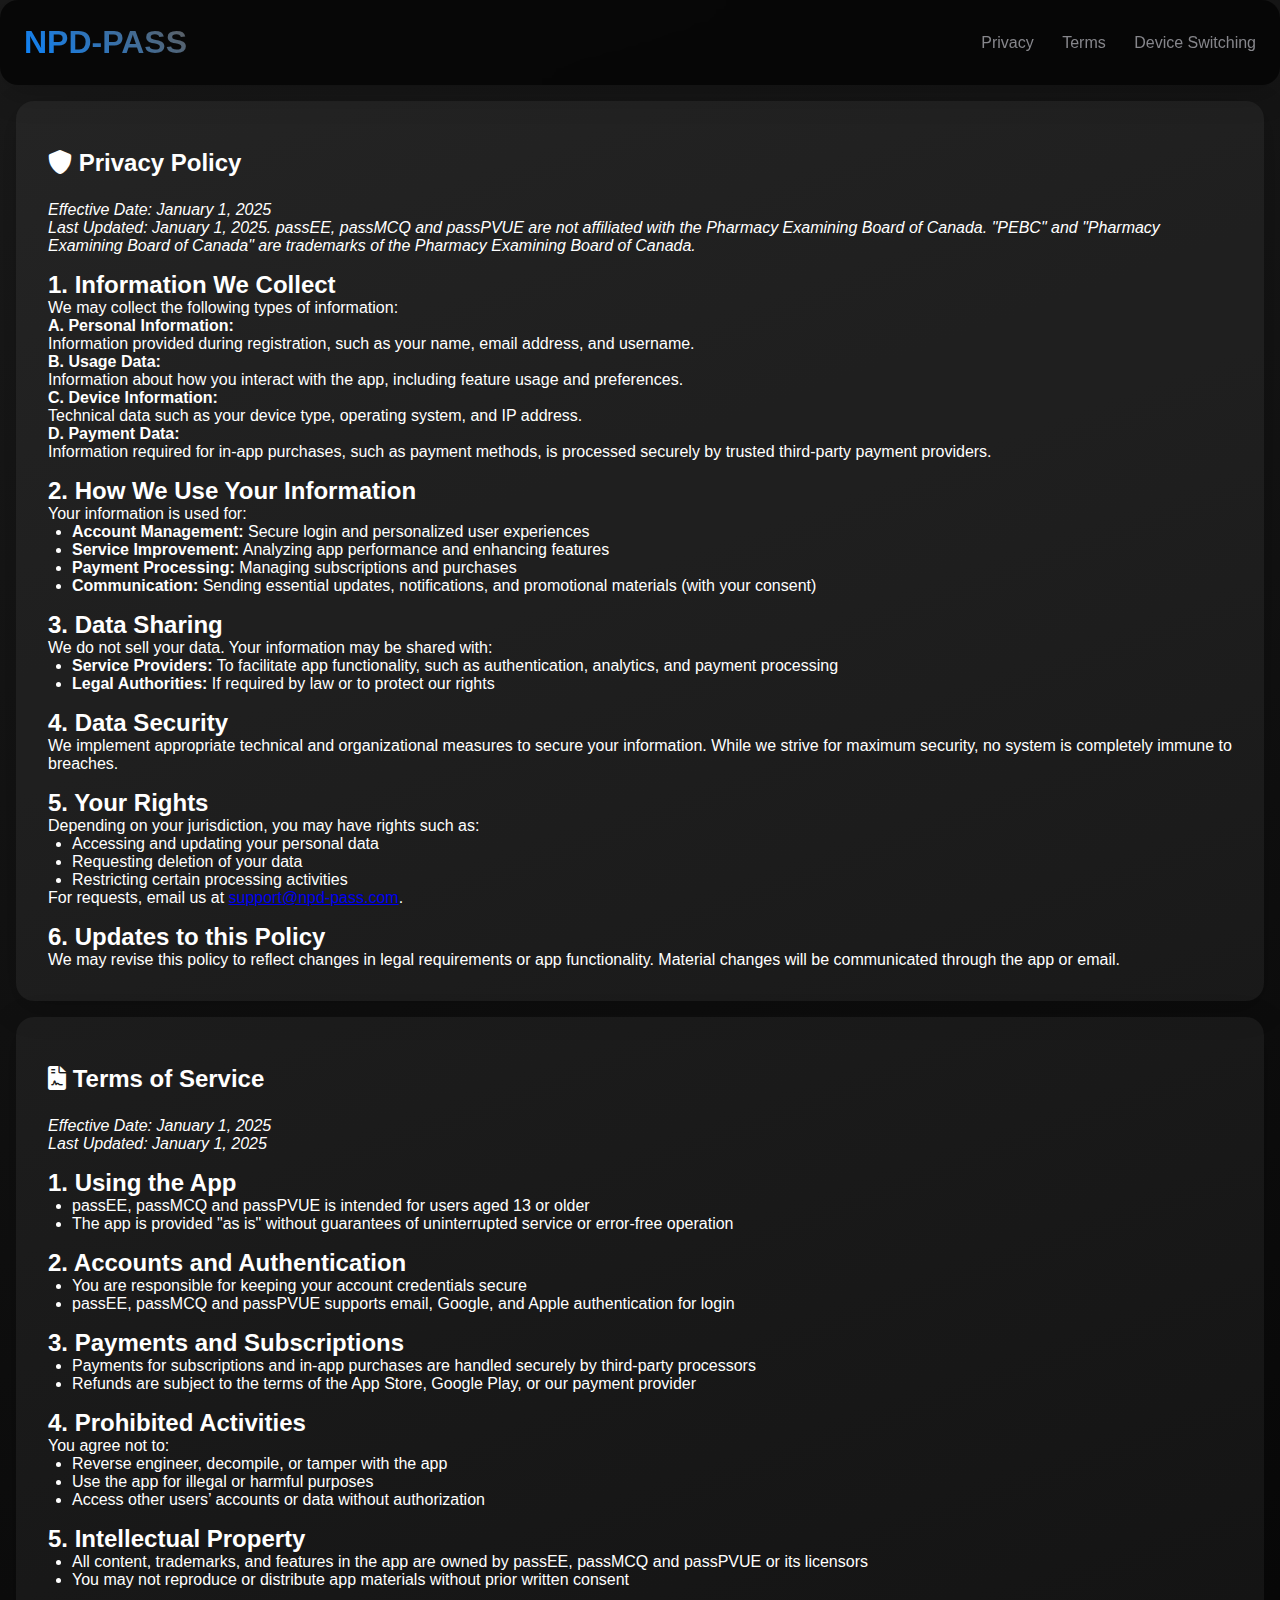
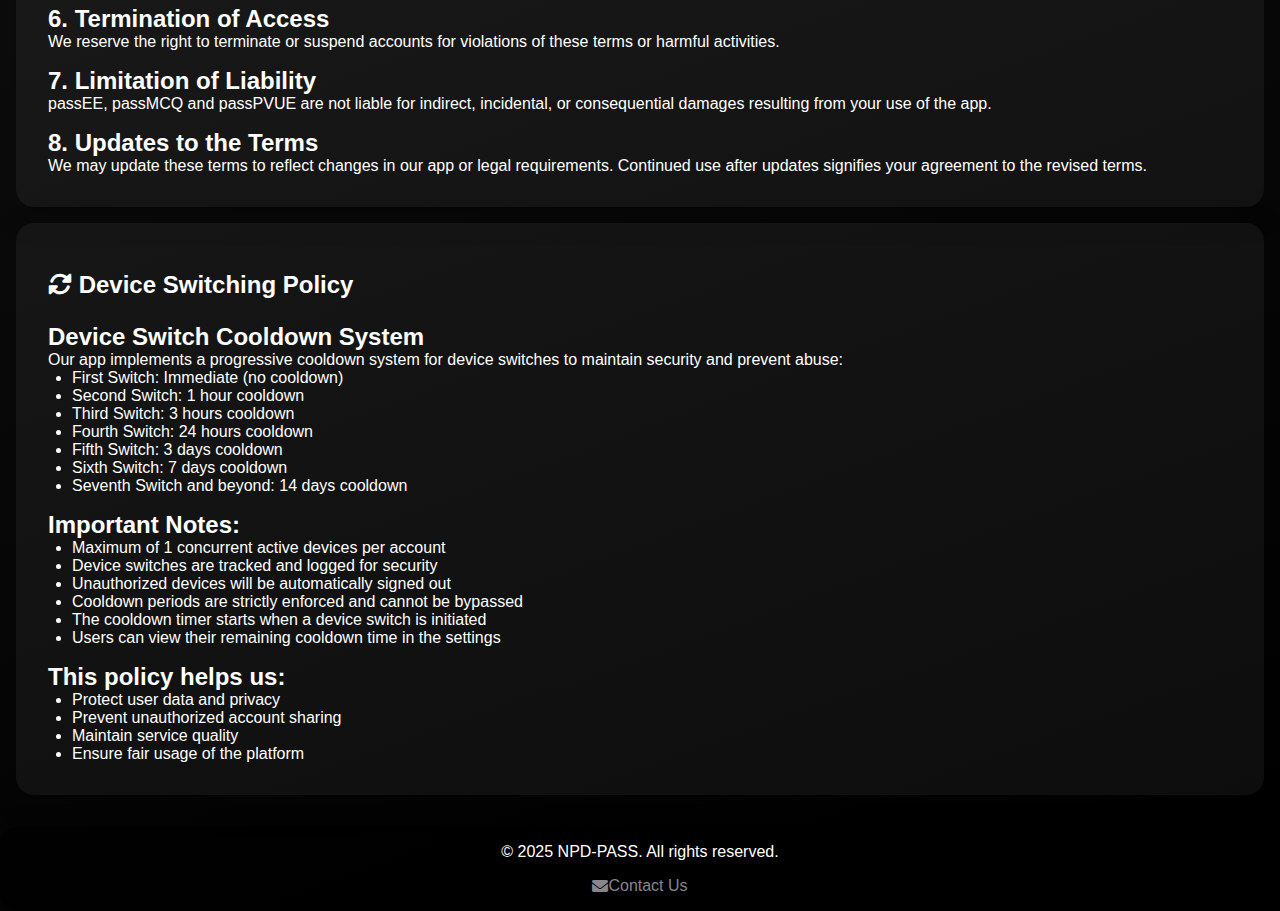
<file: index.html>
<!DOCTYPE html>
<html lang="en">
<head>
    <meta charset="UTF-8">
    <meta name="viewport" content="width=device-width, initial-scale=1.0">
    <title>NPD-PASS Legal</title>
    <link rel="stylesheet" href="styles.css">
    <link rel="stylesheet" href="https://cdnjs.cloudflare.com/ajax/libs/font-awesome/6.0.0/css/all.min.css">
</head>
<body>
    <header>
        <div class="header-content">
            <h1 class="gradient-text">NPD-PASS</h1>
            <nav>
                <a href="#privacy">Privacy</a>
                <a href="#terms">Terms</a>
                <a href="#device-switching">Device Switching</a>
            </nav>
        </div>
    </header>

    <main>
        <section class="policy-section" id="privacy">
            <h2><i class="fas fa-shield-alt"></i> Privacy Policy</h2>
            <div class="content-block">
                <p><em>Effective Date: January 1, 2025<br>Last Updated: January 1, 2025. passEE, passMCQ and passPVUE are not affiliated with the Pharmacy Examining Board of Canada. "PEBC" and "Pharmacy Examining Board of Canada" are trademarks of the Pharmacy Examining Board of Canada.</em></p>

                <h3>1. Information We Collect</h3>
                <p>We may collect the following types of information:</p>
                <h4>A. Personal Information:</h4>
                <p>Information provided during registration, such as your name, email address, and username.</p>
                <h4>B. Usage Data:</h4>
                <p>Information about how you interact with the app, including feature usage and preferences.</p>
                <h4>C. Device Information:</h4>
                <p>Technical data such as your device type, operating system, and IP address.</p>
                <h4>D. Payment Data:</h4>
                <p>Information required for in-app purchases, such as payment methods, is processed securely by trusted third-party payment providers.</p>

                <h3>2. How We Use Your Information</h3>
                <p>Your information is used for:</p>
                <ul>
                    <li><strong>Account Management:</strong> Secure login and personalized user experiences</li>
                    <li><strong>Service Improvement:</strong> Analyzing app performance and enhancing features</li>
                    <li><strong>Payment Processing:</strong> Managing subscriptions and purchases</li>
                    <li><strong>Communication:</strong> Sending essential updates, notifications, and promotional materials (with your consent)</li>
                </ul>

                <h3>3. Data Sharing</h3>
                <p>We do not sell your data. Your information may be shared with:</p>
                <ul>
                    <li><strong>Service Providers:</strong> To facilitate app functionality, such as authentication, analytics, and payment processing</li>
                    <li><strong>Legal Authorities:</strong> If required by law or to protect our rights</li>
                </ul>

                <h3>4. Data Security</h3>
                <p>We implement appropriate technical and organizational measures to secure your information. While we strive for maximum security, no system is completely immune to breaches.</p>

                <h3>5. Your Rights</h3>
                <p>Depending on your jurisdiction, you may have rights such as:</p>
                <ul>
                    <li>Accessing and updating your personal data</li>
                    <li>Requesting deletion of your data</li>
                    <li>Restricting certain processing activities</li>
                </ul>
                <p>For requests, email us at <a href="mailto:support@npd-pass.com">support@npd-pass.com</a>.</p>

                <h3>6. Updates to this Policy</h3>
                <p>We may revise this policy to reflect changes in legal requirements or app functionality. Material changes will be communicated through the app or email.</p>
            </div>
        </section>

        <section class="policy-section" id="terms">
            <h2><i class="fas fa-file-contract"></i> Terms of Service</h2>
            <div class="content-block">
                <p><em>Effective Date: January 1, 2025<br>Last Updated: January 1, 2025</em></p>

                <h3>1. Using the App</h3>
                <ul>
                    <li>passEE, passMCQ and passPVUE is intended for users aged 13 or older</li>
                    <li>The app is provided "as is" without guarantees of uninterrupted service or error-free operation</li>
                </ul>

                <h3>2. Accounts and Authentication</h3>
                <ul>
                    <li>You are responsible for keeping your account credentials secure</li>
                    <li>passEE, passMCQ and passPVUE supports email, Google, and Apple authentication for login</li>
                </ul>

                <h3>3. Payments and Subscriptions</h3>
                <ul>
                    <li>Payments for subscriptions and in-app purchases are handled securely by third-party processors</li>
                    <li>Refunds are subject to the terms of the App Store, Google Play, or our payment provider</li>
                </ul>

                <h3>4. Prohibited Activities</h3>
                <p>You agree not to:</p>
                <ul>
                    <li>Reverse engineer, decompile, or tamper with the app</li>
                    <li>Use the app for illegal or harmful purposes</li>
                    <li>Access other users’ accounts or data without authorization</li>
                </ul>

                <h3>5. Intellectual Property</h3>
                <ul>
                    <li>All content, trademarks, and features in the app are owned by passEE, passMCQ and passPVUE or its licensors</li>
                    <li>You may not reproduce or distribute app materials without prior written consent</li>
                </ul>

                <h3>6. Termination of Access</h3>
                <p>We reserve the right to terminate or suspend accounts for violations of these terms or harmful activities.</p>

                <h3>7. Limitation of Liability</h3>
                <p>passEE, passMCQ and passPVUE are not liable for indirect, incidental, or consequential damages resulting from your use of the app.</p>

                <h3>8. Updates to the Terms</h3>
                <p>We may update these terms to reflect changes in our app or legal requirements. Continued use after updates signifies your agreement to the revised terms.</p>
            </div>
        </section>

        <section class="policy-section" id="device-switching">
            <h2><i class="fas fa-sync-alt"></i> Device Switching Policy</h2>
            <div class="content-block">
                <h3>Device Switch Cooldown System</h3>
                <p>Our app implements a progressive cooldown system for device switches to maintain security and prevent abuse:</p>
                <ul>
                    <li>First Switch: Immediate (no cooldown)</li>
                    <li>Second Switch: 1 hour cooldown</li>
                    <li>Third Switch: 3 hours cooldown</li>
                    <li>Fourth Switch: 24 hours cooldown</li>
                    <li>Fifth Switch: 3 days cooldown</li>
                    <li>Sixth Switch: 7 days cooldown</li>
                    <li>Seventh Switch and beyond: 14 days cooldown</li>
                </ul>

                <h3>Important Notes:</h3>
                <ul>
                    <li>Maximum of 1 concurrent active devices per account</li>
                    <li>Device switches are tracked and logged for security</li>
                    <li>Unauthorized devices will be automatically signed out</li>
                    <li>Cooldown periods are strictly enforced and cannot be bypassed</li>
                    <li>The cooldown timer starts when a device switch is initiated</li>
                    <li>Users can view their remaining cooldown time in the settings</li>
                </ul>

                <h3>This policy helps us:</h3>
                <ul>
                    <li>Protect user data and privacy</li>
                    <li>Prevent unauthorized account sharing</li>
                    <li>Maintain service quality</li>
                    <li>Ensure fair usage of the platform</li>
                </ul>
            </div>
        </section>
    </main>

    <footer>
        <div class="footer-content">
            <p>© 2025 NPD-PASS. All rights reserved.</p>
            <div class="contact">
                <a href="mailto:support@npd-pass.com"><i class="fas fa-envelope"></i> Contact Us</a>
            </div>
        </div>
    </footer>
</body>
</html>
</file>
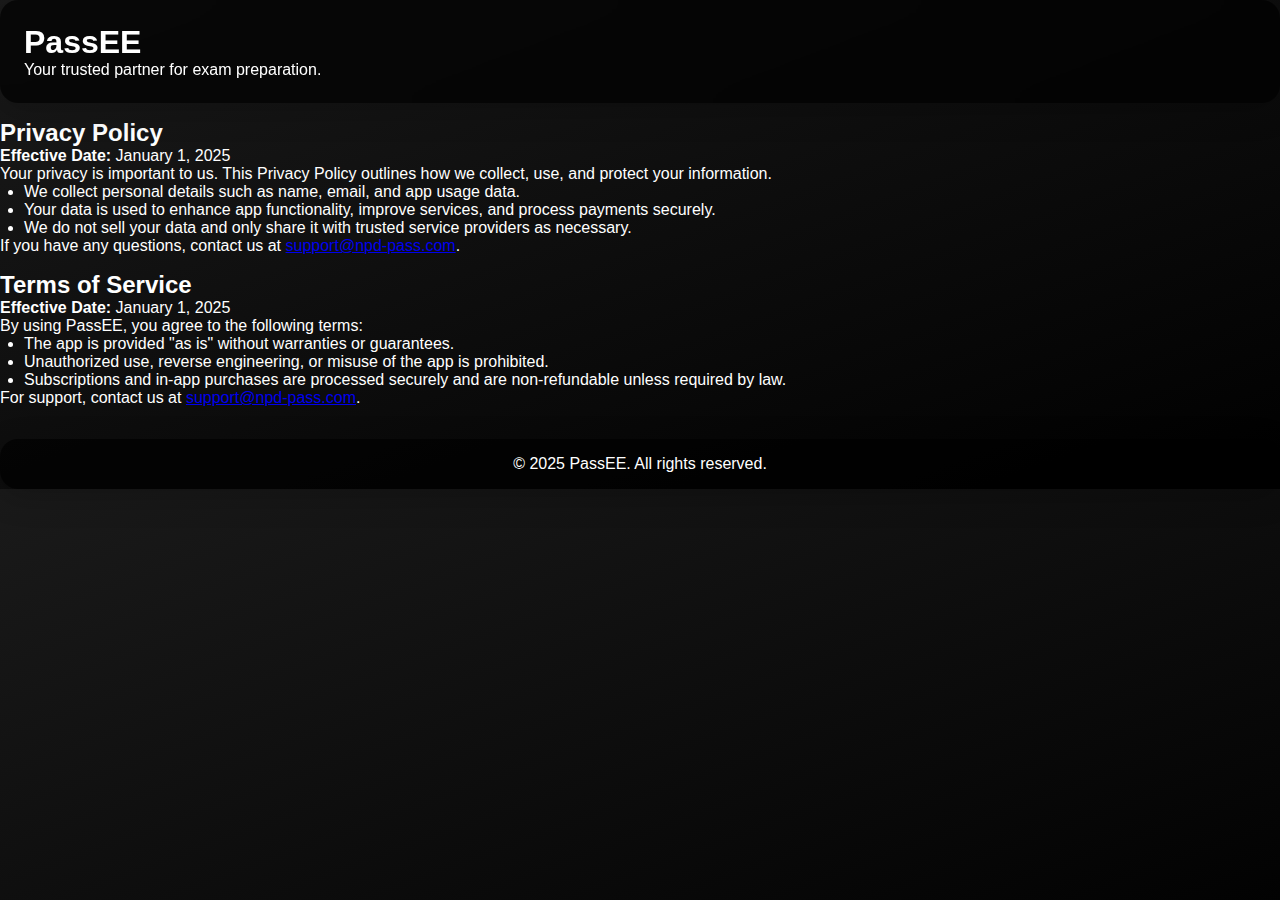
<file: Info.html>
<!DOCTYPE html>
<html lang="en">
<head>
    <meta charset="UTF-8">
    <meta name="viewport" content="width=device-width, initial-scale=1.0">
    <meta name="description" content="Privacy Policy and Terms of Service for PassEE App">
    <title>PassEE - Privacy Policy and Terms of Service</title>
    <link rel="stylesheet" href="styles.css">
</head>
<body>
    <header class="header">
        <h1 class="title">PassEE</h1>
        <p class="subtitle">Your trusted partner for exam preparation.</p>
    </header>

    <main class="content">
        <section id="privacy-policy" class="section">
            <h2>Privacy Policy</h2>
            <p><strong>Effective Date:</strong> January 1, 2025</p>
            <p>Your privacy is important to us. This Privacy Policy outlines how we collect, use, and protect your information.</p>
            <ul>
                <li>We collect personal details such as name, email, and app usage data.</li>
                <li>Your data is used to enhance app functionality, improve services, and process payments securely.</li>
                <li>We do not sell your data and only share it with trusted service providers as necessary.</li>
            </ul>
            <p>If you have any questions, contact us at <a href="mailto:support@npd-pass.com">support@npd-pass.com</a>.</p>
        </section>

        <section id="terms-of-service" class="section">
            <h2>Terms of Service</h2>
            <p><strong>Effective Date:</strong> January 1, 2025</p>
            <p>By using PassEE, you agree to the following terms:</p>
            <ul>
                <li>The app is provided "as is" without warranties or guarantees.</li>
                <li>Unauthorized use, reverse engineering, or misuse of the app is prohibited.</li>
                <li>Subscriptions and in-app purchases are processed securely and are non-refundable unless required by law.</li>
            </ul>
            <p>For support, contact us at <a href="mailto:support@npd-pass.com">support@npd-pass.com</a>.</p>
        </section>
    </main>

    <footer class="footer">
        <p>&copy; 2025 PassEE. All rights reserved.</p>
    </footer>
</body>
</html>
</file>
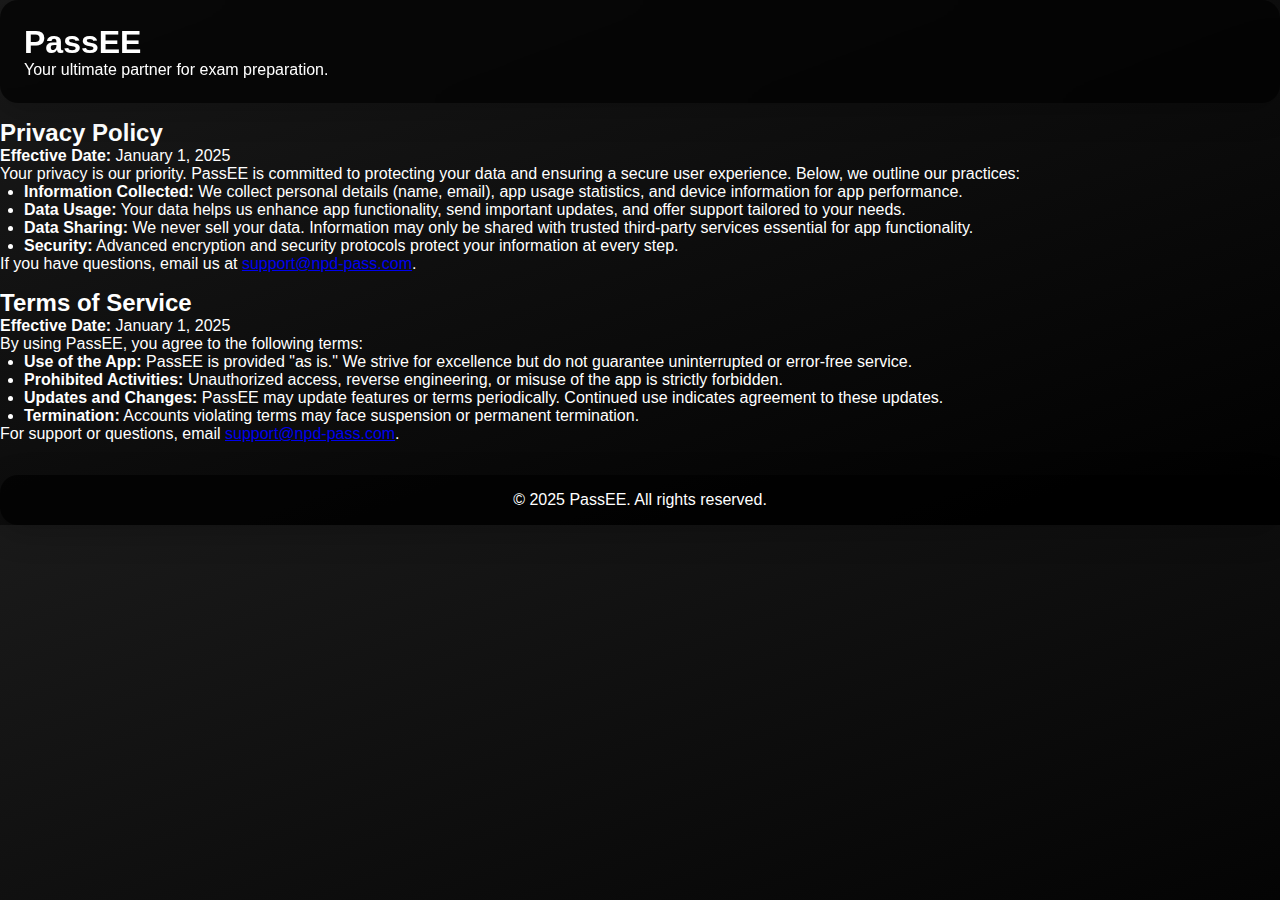
<file: passEE.html>
<!DOCTYPE html>
<html lang="en">
<head>
    <meta charset="UTF-8">
    <meta name="viewport" content="width=device-width, initial-scale=1.0">
    <meta name="description" content="Privacy Policy and Terms of Service for PassEE App">
    <title>PassEE - Privacy Policy and Terms of Service</title>
    <link rel="stylesheet" href="styles.css">
</head>
<body>
    <header>
        <h1>PassEE</h1>
        <p>Your ultimate partner for exam preparation.</p>
    </header>

    <main>
        <section id="privacy-policy">
            <h2>Privacy Policy</h2>
            <p><strong>Effective Date:</strong> January 1, 2025</p>
            <p>Your privacy is our priority. PassEE is committed to protecting your data and ensuring a secure user experience. Below, we outline our practices:</p>
            <ul>
                <li><strong>Information Collected:</strong> We collect personal details (name, email), app usage statistics, and device information for app performance.</li>
                <li><strong>Data Usage:</strong> Your data helps us enhance app functionality, send important updates, and offer support tailored to your needs.</li>
                <li><strong>Data Sharing:</strong> We never sell your data. Information may only be shared with trusted third-party services essential for app functionality.</li>
                <li><strong>Security:</strong> Advanced encryption and security protocols protect your information at every step.</li>
            </ul>
            <p>If you have questions, email us at <a href="mailto:support@npd-pass.com">support@npd-pass.com</a>.</p>
        </section>

        <section id="terms-of-service">
            <h2>Terms of Service</h2>
            <p><strong>Effective Date:</strong> January 1, 2025</p>
            <p>By using PassEE, you agree to the following terms:</p>
            <ul>
                <li><strong>Use of the App:</strong> PassEE is provided "as is." We strive for excellence but do not guarantee uninterrupted or error-free service.</li>
                <li><strong>Prohibited Activities:</strong> Unauthorized access, reverse engineering, or misuse of the app is strictly forbidden.</li>
                <li><strong>Updates and Changes:</strong> PassEE may update features or terms periodically. Continued use indicates agreement to these updates.</li>
                <li><strong>Termination:</strong> Accounts violating terms may face suspension or permanent termination.</li>
            </ul>
            <p>For support or questions, email <a href="mailto:support@npd-pass.com">support@npd-pass.com</a>.</p>
        </section>
    </main>

    <footer>
        <p>&copy; 2025 PassEE. All rights reserved.</p>
    </footer>
</body>
</html>
</file>
<file: styles.css>
:root {
    --primary-color: #0A84FF;
    --background: linear-gradient(160deg, #1a1a1a 0%, #000000 100%);
    --card-bg: rgba(255, 255, 255, 0.05);
    --text-primary: #FFFFFF;
    --text-secondary: #86868B;
    --nav-hover: rgba(10, 132, 255, 0.1);
    --border-radius: 18px;
    --box-shadow: 0 8px 32px rgba(0, 0, 0, 0.2);
    --backdrop-blur: blur(20px);
}

* {
    margin: 0;
    padding: 0;
    box-sizing: border-box;
}

body {
    font-family: 'Arial', sans-serif;
    background: var(--background);
    color: var(--text-primary);
}

header {
    position: sticky;
    top: 0;
    z-index: 10;
    background: rgba(0, 0, 0, 0.7);
    backdrop-filter: var(--backdrop-blur);
    padding: 1.5rem;
    border-radius: var(--border-radius);
    box-shadow: var(--box-shadow);
}

.header-content {
    display: flex;
    justify-content: space-between;
    align-items: center;
}

h1.gradient-text {
    background: linear-gradient(45deg, #0A84FF, #5E5E5E);
    -webkit-background-clip: text;
    color: transparent;
    font-size: 2rem;
}

nav a {
    color: var(--text-secondary);
    margin-left: 1.5rem;
    text-decoration: none;
}

nav a:hover {
    color: var(--primary-color);
    background: var(--nav-hover);
    padding: 0.2rem 0.5rem;
    border-radius: var(--border-radius);
}

.policy-section {
    padding: 2rem;
    margin: 1rem;
    background-color: var(--card-bg);
    border-radius: var(--border-radius);
    box-shadow: var(--box-shadow);
}

h2, h3 {
    margin-top: 1rem;
    font-size: 1.5rem;
}

h4 {
    font-weight: 600;
}

ul {
    list-style-type: disc;
    margin-left: 1.5rem;
}

.content-block {
    margin-top: 1.5rem;
}

footer {
    background: rgba(0, 0, 0, 0.7);
    padding: 1rem;
    text-align: center;
    border-radius: var(--border-radius);
    box-shadow: var(--box-shadow);
    margin-top: 2rem;
}

footer .contact {
    margin-top: 1rem;
}

footer a {
    color: var(--text-secondary);
    text-decoration: none;
    display: flex;
    justify-content: center;
    align-items: center;
}

footer a:hover {
    color: var(--primary-color);
}

@media (max-width: 768px) {
    .header-content {
        flex-direction: column;
        align-items: flex-start;
    }

    nav {
        margin-top: 1rem;
    }
}
</file>
